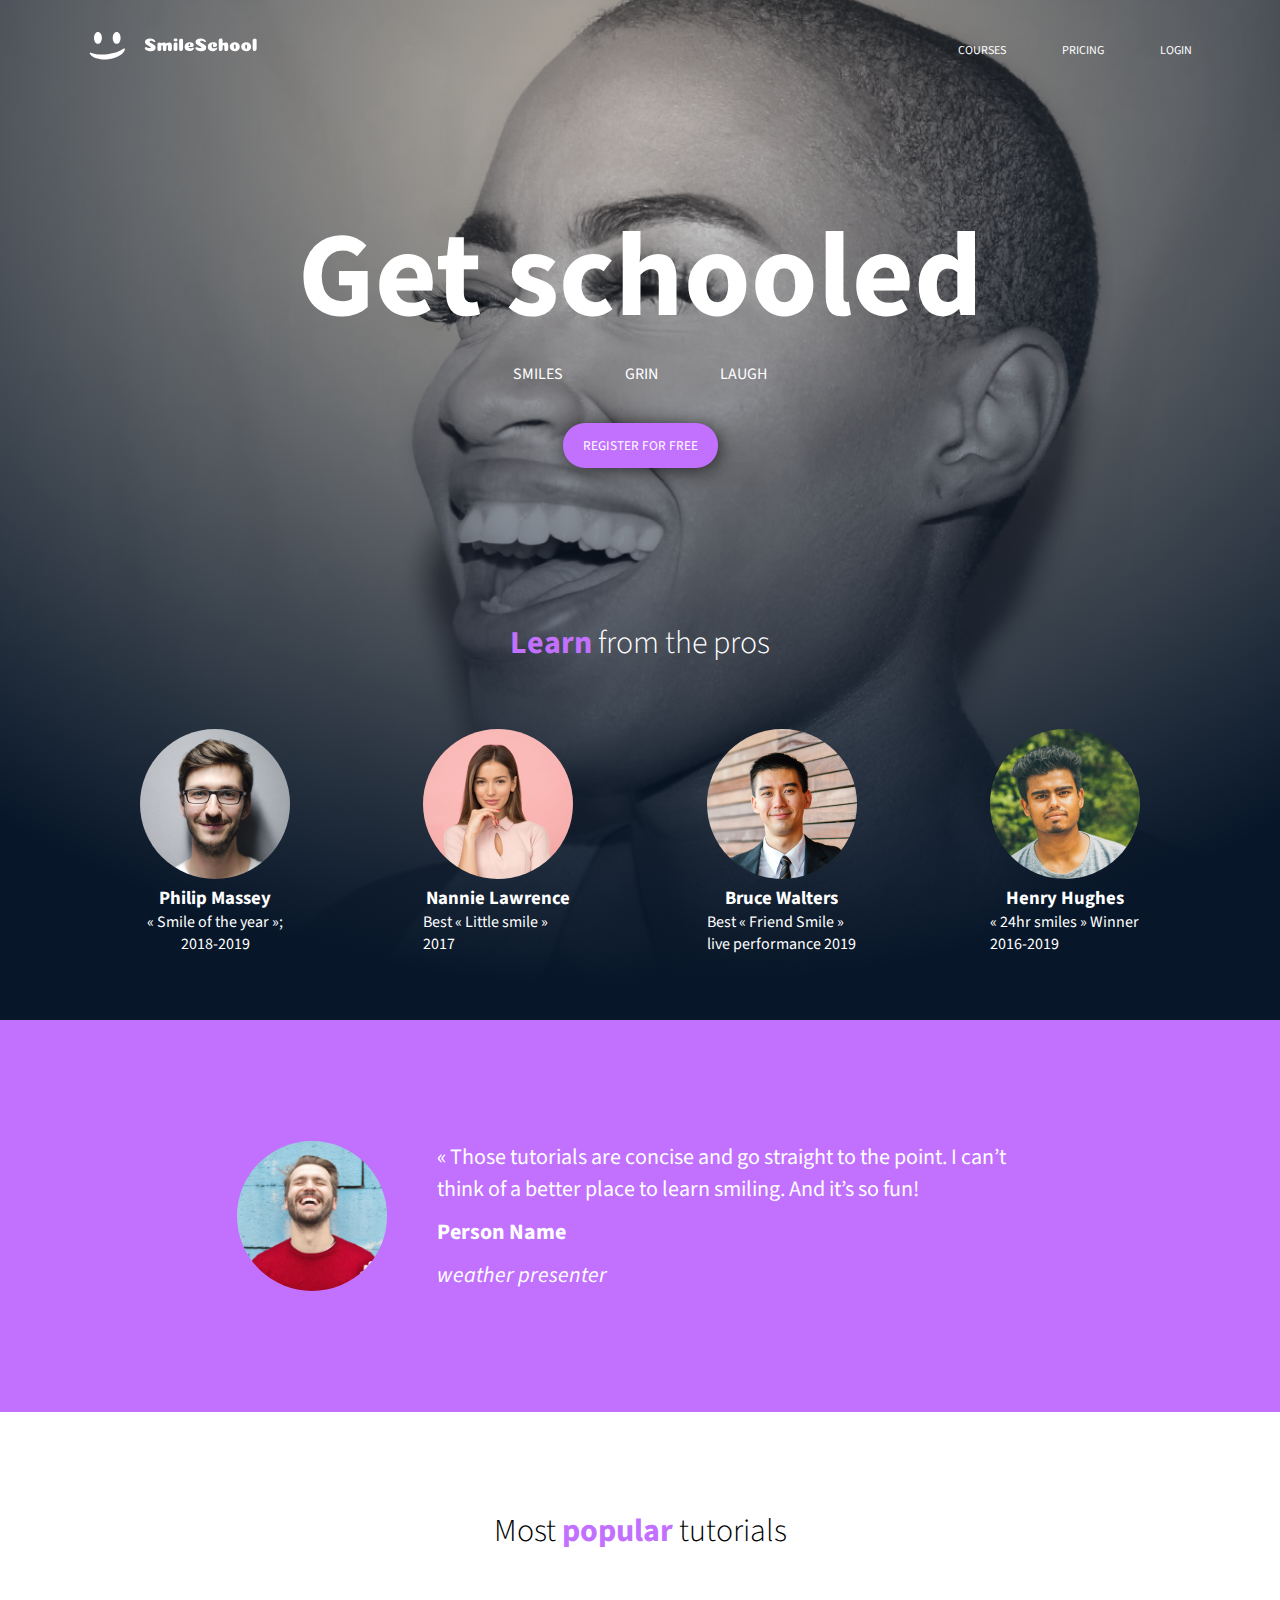
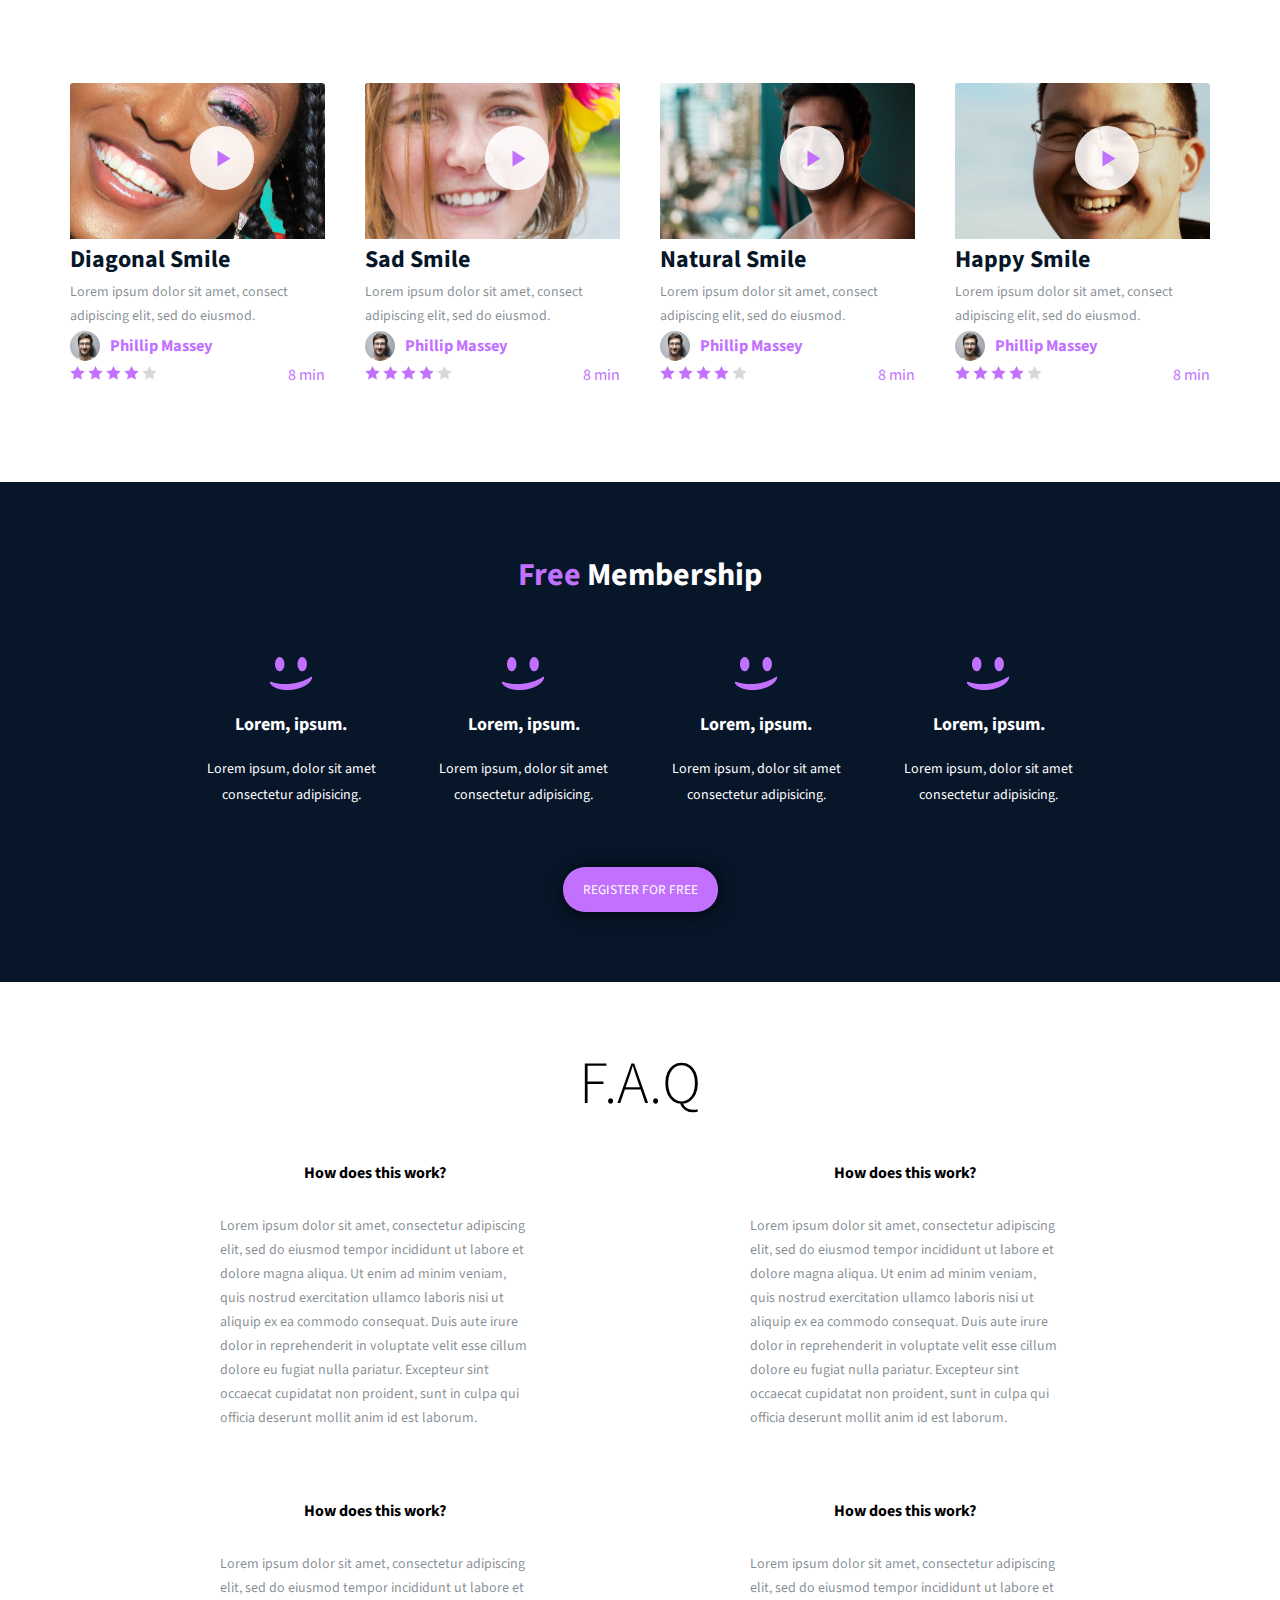
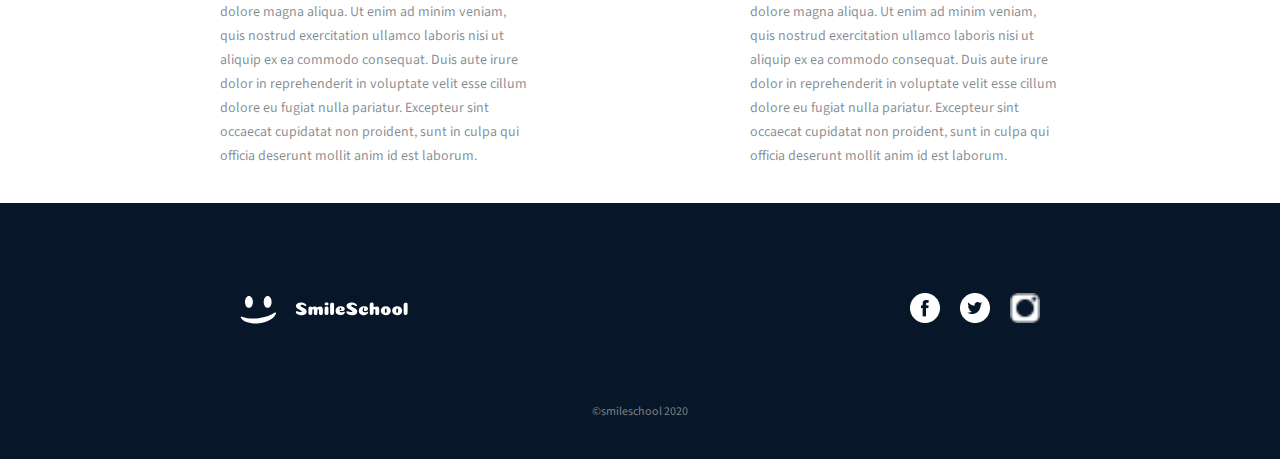
<file: css_advanced/index.html>
<!DOCTYPE html>
<html lang="en">
  <head>
    <meta charset="UTF-8" />
    <meta http-equiv="X-UA-Compatible" content="IE=edge" />
    <meta name="viewport" content="width=device-width, initial-scale=1.0" />
    <style>
      @import url("https://fonts.googleapis.com/css2?family=Source+Sans+Pro:ital,wght@0,200;0,300;0,400;0,600;0,700;0,900;1,200;1,300;1,400;1,600;1,700;1,900&display=swap");
    </style>
    <link rel="stylesheet" href="./style.css" />
    <title>Smile School</title>
  </head>
  <body>
    <header>
      <div>
        <a href="#">
          <img src="./logo.svg" alt="Logo" />
        </a>
      </div>
      <div class="navlinks">
        <a class="navlink" href="#">Courses</a>
        <a class="navlink" href="#">Pricing</a>
        <a class="navlink" href="#">Login</a>
      </div>
    </header>
    <main>
      <section class="tutor-section">
        <div class="pros">
          <h1 class="title">Get schooled</h1>
          <p class="subtitle">Smiles Grin Laugh</p>
          <button class="register">Register for free</button>
        </div>
        <div class="tutors-container">
          <h2 class="pros-heading">
            <span class="word-color">Learn</span> from the pros
          </h2>
          <div class="tutors">
            <div>
              <img
                class="tutor-image"
                src="images/int1.jpg"
                alt="An image of Philip Massey"
              />
              <h3>Philip Massey</h3>
              <p class="bios">
                « Smile of the year »;
                <br />
                2018-2019
              </p>
            </div>
            <div>
              <img
                class="tutor-image"
                src="images/int2.jpg"
                alt="An image of Nannie Lawrence"
              />
              <h3>Nannie Lawrence</h3>
              <p class="tutor-bio">
                Best « Little smile »
                <br />
                2017
              </p>
            </div>
            <div>
              <img
                class="tutor-image"
                src="images/int3.jpg"
                alt="An image of Bruce Walters"
              />
              <h3>Bruce Walters</h3>
              <p class="tutor-bio">
                Best « Friend Smile »
                <br />
                live performance 2019
              </p>
            </div>
            <div>
              <img
                class="tutor-image"
                src="images/int4.jpg"
                alt="An image of Henry Hughes"
              />
              <h3>Henry Hughes</h3>
              <p class="tutor-bio">
                « 24hr smiles » Winner
                <br />
                2016-2019
              </p>
            </div>
          </div>
        </div>
      </section>
      <section class="testimonial">
        <img
          class="customer-avator"
          src="images/quote.png"
          alt="Happy customer"
        />
        <div class="quote-container">
          <blockquote class="quote">
            « Those tutorials are concise and go straight to the point. I can’t
            think of a better place to learn smiling. And it’s so fun!
          </blockquote>
          <p class="customer-name">Person Name</p>
          <p class="customer-bio">weather presenter</p>
        </div>
      </section>
      <section class="courses-container">
        <h1 class="courses-heading">
          Most <span class="word-color">popular</span> tutorials
        </h1>
        <div class="courses-list">
          <div class="course-item">
            <img
              class="course-thumbnail"
              src="images/tutor1.png"
              alt="Diagonal Smile"
            />
            <h2 class="course-title">Diagonal Smile</h2>
            <p class="course-description">
              Lorem ipsum dolor sit amet, consect adipiscing elit, sed do
              eiusmod.
            </p>
            <div class="tutor-container">
              <img class="tutor-avator" src="images/int1.jpg" />
              <h3>Phillip Massey</h3>
            </div>
            <div class="course-display-footer">
              <div>
                <img src="images/star.png" alt="" />
                <img src="images/star.png" alt="" />
                <img src="images/star.png" alt="" />
                <img src="images/star.png" alt="" />
                <img src="images/star1.png" alt="" />
              </div>
              <p>8 min</p>
            </div>
          </div>
          <div class="course-item">
            <img
              class="course-thumbnail"
              src="images/tutor2.png"
              alt="Sad smile"
            />
            <h2 class="course-title">Sad Smile</h2>
            <p class="course-description">
              Lorem ipsum dolor sit amet, consect adipiscing elit, sed do
              eiusmod.
            </p>
            <div class="tutor-container">
              <img class="tutor-avator" src="images/int1.jpg" />
              <h3>Phillip Massey</h3>
            </div>
            <div class="course-display-footer">
              <div>
                <img src="images/star.png" alt="" />
                <img src="images/star.png" alt="" />
                <img src="images/star.png" alt="" />
                <img src="images/star.png" alt="" />
                <img src="images/star1.png" alt="" />
              </div>
              <p>8 min</p>
            </div>
          </div>
          <div class="course-item">
            <img
              class="course-thumbnail"
              src="images/tutor3.png"
              alt="Natural Smile"
            />
            <h2 class="course-title">Natural Smile</h2>
            <p class="course-description">
              Lorem ipsum dolor sit amet, consect adipiscing elit, sed do
              eiusmod.
            </p>
            <div class="tutor-container">
              <img class="tutor-avator" src="images/int1.jpg" />
              <h3>Phillip Massey</h3>
            </div>
            <div class="course-display-footer">
              <div>
                <img src="images/star.png" alt="" />
                <img src="images/star.png" alt="" />
                <img src="images/star.png" alt="" />
                <img src="images/star.png" alt="" />
                <img src="images/star1.png" alt="" />
              </div>
              <p>8 min</p>
            </div>
          </div>
          <div class="course-item">
            <img
              class="course-thumbnail"
              src="images/tutor4.png"
              alt=""
            />
            <h2 class="course-title">Happy Smile</h2>
            <p class="course-description">
              Lorem ipsum dolor sit amet, consect adipiscing elit, sed do
              eiusmod.
            </p>
            <div class="tutor-container">
              <img class="tutor-avator" src="images/int1.jpg" />
              <h3>Phillip Massey</h3>
            </div>
            <div class="course-display-footer">
              <div>
                <img src="images/star.png" alt="" />
                <img src="images/star.png" alt="" />
                <img src="images/star.png" alt="" />
                <img src="images/star.png" alt="" />
                <img src="images/star1.png" alt="" />
              </div>
              <p>8 min</p>
            </div>
          </div>
        </div>
      </section>
      <section class="membership-container">
        <h1 class="membership-titles">
          <span class="word-color">Free</span> Membership
        </h1>
        <div class="membership-points">
          <div class="membership-point">
            <img src="images/smile.png" alt="Smile" />
            <h1 class="membership-point-title">Lorem, ipsum.</h1>
            <p class="membership-point-description">
              Lorem ipsum, dolor sit amet consectetur adipisicing.
            </p>
          </div>
          <div class="membership-point">
            <img src="images/smile.png" alt="Smile" />
            <h1 class="membership-point-title">Lorem, ipsum.</h1>
            <p class="membership-point-description">
              Lorem ipsum, dolor sit amet consectetur adipisicing.
            </p>
          </div>
          <div class="membership-point">
            <img src="images/smile.png" alt="Smile" />
            <h1 class="membership-point-title">Lorem, ipsum.</h1>
            <p class="membership-point-description">
              Lorem ipsum, dolor sit amet consectetur adipisicing.
            </p>
          </div>
          <div class="membership-point">
            <img src="images/smile.png" alt="Smile" />
            <h1 class="membership-point-title">Lorem, ipsum.</h1>
            <p class="membership-point-description">
              Lorem ipsum, dolor sit amet consectetur adipisicing.
            </p>
          </div>
        </div>
        <button class="register">Register for free</button>
      </section>
      <section>
        <h1 class="faq-section">F.A.Q</h1>
        <div>
          <div class="faq-row">
            <div class="faq">
              <h2 class="faq-question">How does this work?</h2>
              <p class="faq-answer">
                Lorem ipsum dolor sit amet, consectetur adipiscing elit, sed do
                eiusmod tempor incididunt ut labore et dolore magna aliqua. Ut
                enim ad minim veniam, quis nostrud exercitation ullamco laboris
                nisi ut aliquip ex ea commodo consequat. Duis aute irure dolor
                in reprehenderit in voluptate velit esse cillum dolore eu fugiat
                nulla pariatur. Excepteur sint occaecat cupidatat non proident,
                sunt in culpa qui officia deserunt mollit anim id est laborum.
              </p>
            </div>
            <div class="faq">
              <h2 class="faq-question">How does this work?</h2>
              <p class="faq-answer">
                Lorem ipsum dolor sit amet, consectetur adipiscing elit, sed do
                eiusmod tempor incididunt ut labore et dolore magna aliqua. Ut
                enim ad minim veniam, quis nostrud exercitation ullamco laboris
                nisi ut aliquip ex ea commodo consequat. Duis aute irure dolor
                in reprehenderit in voluptate velit esse cillum dolore eu fugiat
                nulla pariatur. Excepteur sint occaecat cupidatat non proident,
                sunt in culpa qui officia deserunt mollit anim id est laborum.
              </p>
            </div>
          </div>
          <div class="faq-row">
            <div class="faq">
              <h2 class="faq-question">How does this work?</h2>
              <p class="faq-answer">
                Lorem ipsum dolor sit amet, consectetur adipiscing elit, sed do
                eiusmod tempor incididunt ut labore et dolore magna aliqua. Ut
                enim ad minim veniam, quis nostrud exercitation ullamco laboris
                nisi ut aliquip ex ea commodo consequat. Duis aute irure dolor
                in reprehenderit in voluptate velit esse cillum dolore eu fugiat
                nulla pariatur. Excepteur sint occaecat cupidatat non proident,
                sunt in culpa qui officia deserunt mollit anim id est laborum.
              </p>
            </div>
            <div class="faq">
              <h2 class="faq-question">How does this work?</h2>
              <p class="faq-answer">
                Lorem ipsum dolor sit amet, consectetur adipiscing elit, sed do
                eiusmod tempor incididunt ut labore et dolore magna aliqua. Ut
                enim ad minim veniam, quis nostrud exercitation ullamco laboris
                nisi ut aliquip ex ea commodo consequat. Duis aute irure dolor
                in reprehenderit in voluptate velit esse cillum dolore eu fugiat
                nulla pariatur. Excepteur sint occaecat cupidatat non proident,
                sunt in culpa qui officia deserunt mollit anim id est laborum.
              </p>
            </div>
          </div>
        </div>
      </section>
      <footer>
        <div>
          <div class="logo-icons">
            <img src="./logo.svg" alt="" />
            <div class="icons">
              <a href=""
                ><img class="icon" src="images/fb.png" alt=""
              /></a>
              <a href=""
                ><img class="icon" src="images/twitter.png" alt=""
              /></a>
              <a href=""
                ><img class="icon" src="images/instar.png" alt="instagram"
              /></a>
            </div>
          </div>
          <p class="copyright">©smileschool 2020</p>
        </div>
      </footer>
    </main>
  </body>
</html>
</file>
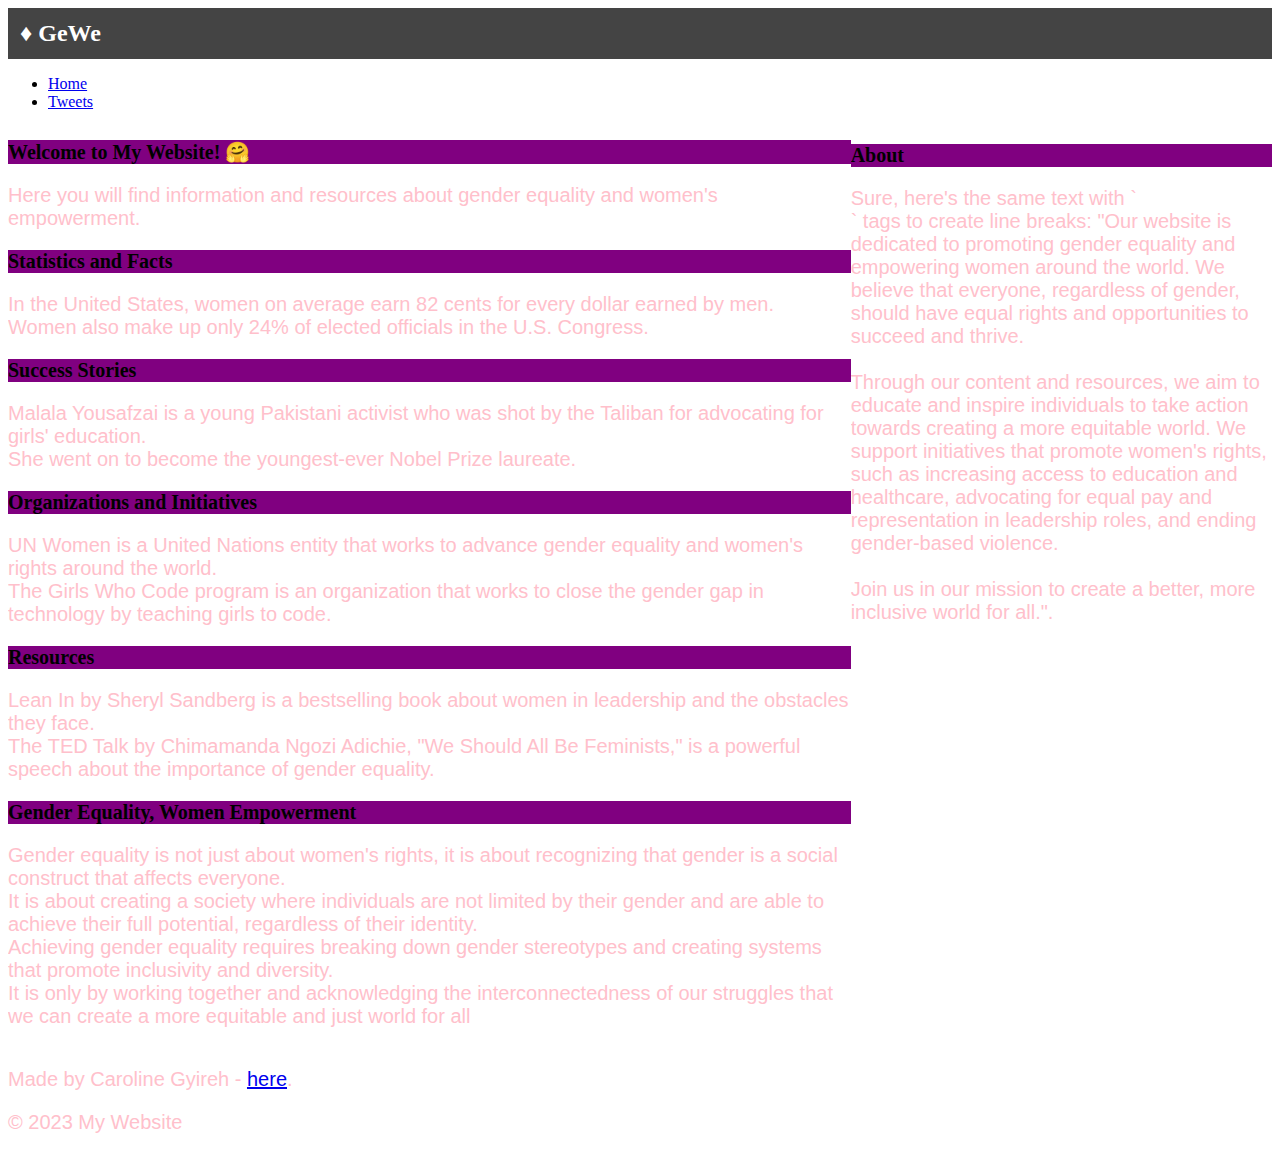
<file: css_basic/index.html>
<!DOCTYPE html>

<html lang="en">
  <head>
	  <meta charset="UTF-8">
	  <meta name="viewport" content="width=device-width, initial-scale=1.0">
	  <title> WOMEN Empowermen</title>
	  <link href="base.css" rel="stylesheet">
	  <link href="styles.css" rel="stylesheet">
  </head>
  <body class="works_on_smartphone">
	  <header>
		  <h1 class="logo">&diams; GeWe</h1>
      <nav>
        <ul>
		<li><a href="index.html">Home</a></li>
		<li><a href="tweets.html">Tweets</a></li>
	</ul>
      </nav>
	  </header>
	  <main>
		  <article>
			  <h1>Welcome to My Website! 🤗</h1>
        <p>Here you will find information and resources about gender equality and women's empowerment.</p>
        <h2>Statistics and Facts</h2>
        <p>In the United States, women on average earn 82 cents for every dollar earned by men.
	<br>Women also make up only 24% of elected officials in the U.S. Congress.</p>
        <h2>Success Stories</h2>
	<p>Malala Yousafzai is a young Pakistani activist who was shot by the Taliban for advocating for girls' education. <br>
	She went on to become the youngest-ever Nobel Prize laureate.</p>
        <h2>Organizations and Initiatives</h2>
	<p>UN Women is a United Nations entity that works to advance gender equality and women's rights around the world.<br>
	The Girls Who Code program is an organization that works to close the gender gap in technology by teaching girls to code.</p>
        <h2>Resources</h2>
	<p>Lean In by Sheryl Sandberg is a bestselling book about women in leadership and the obstacles they face.<br>
	The TED Talk by Chimamanda Ngozi Adichie, "We Should All Be Feminists," is a powerful speech about the importance of gender equality.</p>
        <h3> Gender Equality, Women Empowerment</h3>
	<p> Gender equality is not just about women's rights, it is about recognizing that gender is a social construct that affects everyone.<br> It is about creating a society where individuals are not limited by their gender and are able to achieve their full potential, regardless of their identity. <br> Achieving gender equality requires breaking down gender stereotypes and creating systems that promote inclusivity and diversity. <br> It is only by working together and acknowledging the interconnectedness of our struggles that we can create a more equitable and just world for all
	</p>
		  </article>
      <aside>
	       <h2>About</h2>
        <p>Sure, here's the same text with `<br>` tags to create line breaks:

"Our website is dedicated to promoting gender equality and empowering women around the world. We believe that everyone, regardless of gender, should have equal rights and opportunities to succeed and thrive.<br><br>

Through our content and resources, we aim to educate and inspire individuals to take action towards creating a more equitable world. We support initiatives that promote women's rights, such as increasing access to education and healthcare, advocating for equal pay and representation in leadership roles, and ending gender-based violence.<br><br>

Join us in our mission to create a better, more inclusive world for all.".</p>
      </aside>
    </main>
    <footer>
      <p>Made by Caroline Gyireh - <a href="https://www.esi-africa.com/wp-content/uploads/2021/08/122042121_xl-e1630488240844.png" target="_blank">here</a>.</p>
      <p>&copy; 2023 My Website</p>
    </footer>
 
		  
	</body>
</html>
</file>
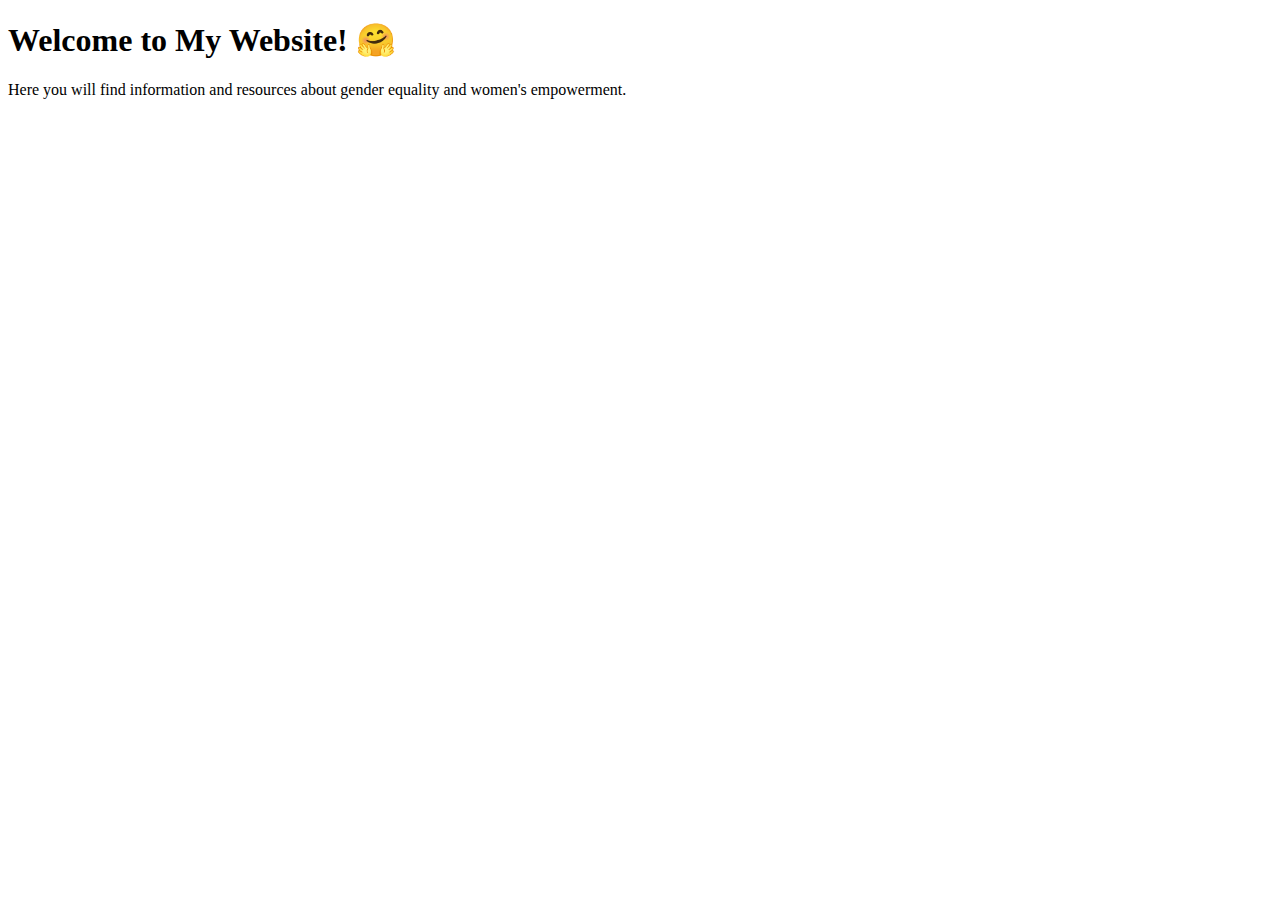
<file: css_basic/base_index.html>
<!DOCTYPE html>

<html lang="en">
  <head>
	  <meta charset="UTF-8">
	  <title> WOMEN Empoerment</title>
  </head>
  <body>
	  <h1>Welcome to My Website! 🤗 </h1>
	  <p>Here you will find information and resources about gender equality and women's empowerment.</p>
  </body>
</html>
</file>
<file: css_advanced/style.css>
* {
  padding: 0;
  margin: 0;
  box-sizing: border-box;
  font-family: "Source Sans Pro", sans-serif;
}

h1,
h2,
h3 {
  text-align: center;
}

body::before {
  content: "";
  position: absolute;
  top: 0;
  left: 0;
  width: 100%;
  height: 1041px;
  z-index: -2;
  background-image: url("images/bground.jpg");
  background-size: cover;
  filter: grayscale(90%);
}

header::before {
  content: "";
  position: absolute;
  top: 0;
  left: 0;
  width: 100%;
  height: 1041px;
  z-index: -1;
  background: radial-gradient(
    85.9% 85.9% at 50% 9.17%,
    rgba(41, 48, 61, 0.0001) 0%,
    #071629 100%
  );
}

.navlinks {
  width: 234px;
  display: flex;
  justify-content: space-between;
}

.navlink {
  text-transform: uppercase;
  text-decoration: none;
  color: white;
  font-size: 12px;
}

header {
  display: flex;
  justify-content: space-between;
  max-width: 1103px;
  margin: 0px auto;
  align-items: center;
  height: 21px;
  color: white;
  padding-top: 50px;
}

.tutor-section {
  height: 970px;
}

.subtitle {
  text-transform: uppercase;
  font-size: 16px;
  word-spacing: 59px;
  margin-bottom: 38px;
}

.register {
  background-color: #c271ff;
  border: none;
  padding: 13px 20px;
  border-radius: 22px;
  box-shadow: rgb(0, 0, 0, 0.7) 2px 2px 20px;
  text-transform: uppercase;
  color: white;
}

.tutors-container {
  margin-top: 10px;
  height: 335px;
  display: flex;
  flex-direction: column;
  justify-content: space-between;
  color: white;
}

.pros-heading {
  font-size: 32px;
  font-weight: 300;
}

.word-color {
  color: #c271ff;
  font-weight: bold;
}

.tutors {
  width: 1228px;
  max-width: 1000px;
  margin: 0 auto;
  display: flex;
  justify-content: space-between;
}

.tutor-image {
  height: 150px;
  width: 150px;
  border-radius: 50%;
}

.bios {
  text-align: center;
}

.pros {
  height: 560px;
  display: flex;
  align-items: center;
  justify-content: center;
  flex-direction: column;
  color: white;
}

.title {
  font-family: "Source Sans Pro";
  font-style: normal;
  font-weight: 700;
  font-size: 120px;
}

.testimonial {
  height: 392px;
  background-color: #c271ff;
  display: flex;
  align-items: center;
  justify-content: center;
  padding: 0px 237px;
  color: white;
}

.customer-avator {
  border-radius: 50%;
  height: 150px;
  margin-right: 50px;
}

.quote-container {
  height: 150px;
  display: flex;
  flex-direction: column;
  justify-content: space-between;
  font-size: 22px;
}

.customer-name {
  font-weight: bold;
}

.courses-container {
  height: 670px;
  display: flex;
  flex-direction: column;
  justify-content: space-evenly;
}

.courses-heading {
  font-size: 32px;
  font-weight: 300;
}

.courses-list {
  display: flex;
  justify-content: center;
}

.course-item {
  width: 255px;
  height: 335px;
  display: flex;
  margin: 0 20px;
  flex-direction: column;
  justify-content: space-between;
}

.course-item::before {
  content: url("images/play.png");
  position: relative;
  width: 30px;
  height: 30px;
  left: 120px;
  top: 75px;
}

.course-title {
  text-align: left;
  color: #071629;
}

.course-thumbnail {
  width: 255px;
  height: 156px;
  border-radius: 3px 3px 0 0;
}

.course-description {
  font-size: 14px;
  color: rgba(7, 22, 41, 0.501584);
  line-height: 24px;
}

.tutor-container {
  display: flex;
  align-items: center;
  color: #c271ff;
  font-size: 14px;
}

.tutor-avator {
  width: 30px;
  height: 30px;
  border-radius: 50%;
  margin-right: 10px;
}

.course-display-footer {
  display: flex;
  justify-content: space-between;
  color: #c271ff;
}

.customer-bio {
  font-style: italic;
}

.membership-container {
  background-color: #071629;
  color: white;
  height: 500px;
  display: flex;
  flex-direction: column;
  justify-content: space-between;
  align-items: center;
  padding: 70px 185px;
}

.membership-points {
  width: 100%;
  display: flex;
  justify-content: space-between;
}

.membership-point {
  height: 151px;
  width: 212px;
  display: flex;
  flex-direction: column;
  justify-content: space-between;
  align-items: center;
  text-align: center;
}

.membership-point-title {
  font-size: 18px;
}

.membership-point-description {
  line-height: 26px;
  font-size: 14px;
}

.faq-section {
  font-size: 60px;
  font-weight: 300;
  margin-top: 60px;
}

.faq-row {
  display: flex;
  padding: 0px 110px;
}

.faq {
  width: 50%;
  padding: 35px 110px;
}

.faq-question {
  font-size: 16px;
  font-weight: 700;
  margin-bottom: 30px;
}

.faq-answer {
  font-size: 14px;
  line-height: 24px;
  color: #07162980;
}

footer {
  background-color: #071629;
  padding: 90px 240px 39px;
}

.logo-icons {
  display: flex;
  justify-content: space-between;
}

.icons {
  display: flex;
  width: 130px;
  justify-content: space-between;
}

.icon {
  height: 30px;
  width: 30px;
}

.copyright {
  margin-top: 74px;
  color: gray;
  font-size: 12px;
  text-align: center;
}
</file>
<file: css_basic/base.css>
p {
    font-size: 20px;
    color: #FFC0CB;
}

p {
    font-family: Sans-serif;
}

h1, h2, h3 {
    background-color: purple;
    font-size: 20px;
}
</file>
<file: css_basic/styles.css>
body, main {
  display: flex;
}

body {
  flex-direction: column;
}
main {
  flex-direction: row;
  flex: auto;
}

article {
  width: 66.666%;
}

aside {
  width: 33.333%;
}

article, aside {
  overflow-y: auto;
}

header, footer {
  width: 100%;
}
.logo {
  font-size: 24px;
  margin: 0;
  padding: 12px 0 12px 12px;
  color: #fff;
  background-color: #444;
}
</file>
